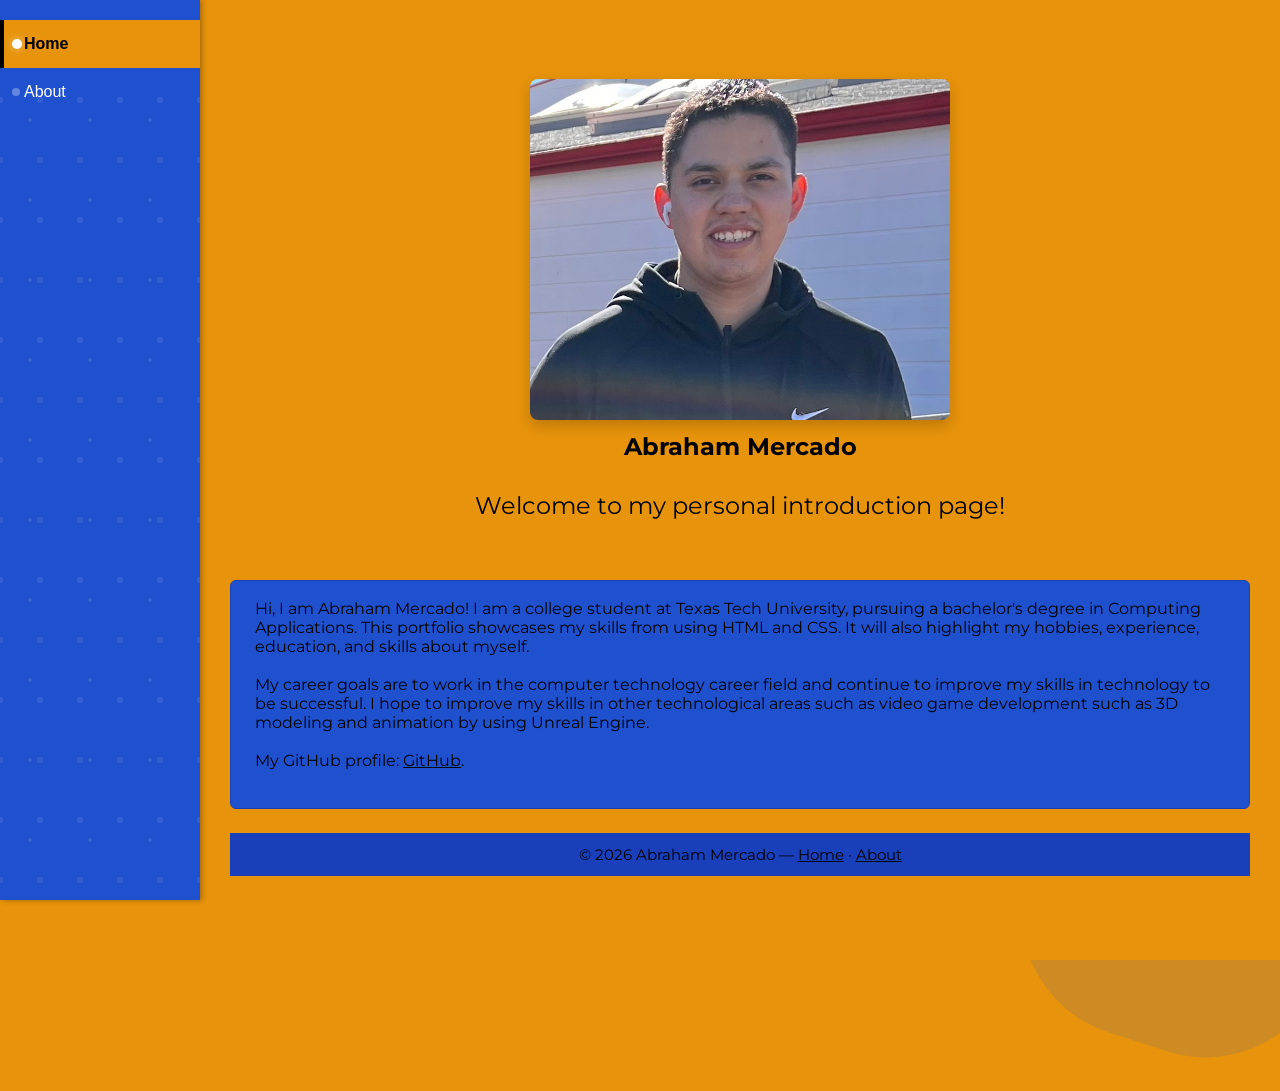
<file: index.html>
<!DOCTYPE html>
<html lang="en">
<head>
    <meta charset="UTF-8">
    <meta name="viewport" content="width=device-width, initial-scale=1.0">
    <title>Abraham Mercado- Personal Introduction</title>
    <link rel="stylesheet" href="style.css">
</head>
<body class="home-page">
    <nav class="vertical-nav">
        <ul>
            <li><a href="index.html" class="active">Home</a></li>
            <li><a href="about.html">About</a></li>
        </ul>
    </nav>
    <section class="intro-row centered">
        <div class="intro-image">
            <img src="IMG_1663.jpeg" alt="Abraham Mercado">
            <h1>Abraham Mercado</h1>
        </div>
        <div class="intro-text centered">
            <p>Welcome to my personal introduction page!</p>
        </div>
    </section>

    <section class="about-section">
        <p>Hi, I am Abraham Mercado! I am a college student at Texas Tech University, pursuing a bachelor's degree in Computing Applications. This portfolio showcases my skills from using HTML and CSS. It will also highlight my hobbies, experience, education, and skills about myself.</p>

        <p>My career goals are to work in the computer technology career field and continue to improve my skills in technology to be successful. I hope to improve my skills in other technological areas such as video game development such as 3D modeling and animation by using Unreal Engine.</p>

        <p>My GitHub profile: <a href="https://github.com/abrahamm8710" target="_blank" rel="noopener noreferrer">GitHub</a>.</p>
    </section>

    <footer class="site-footer">
        <div class="footer-content">
            <p>© 2026 Abraham Mercado — <a href="index.html">Home</a> · <a href="about.html">About</a></p>
        </div>
    </footer>
</body>
</html>
</file>
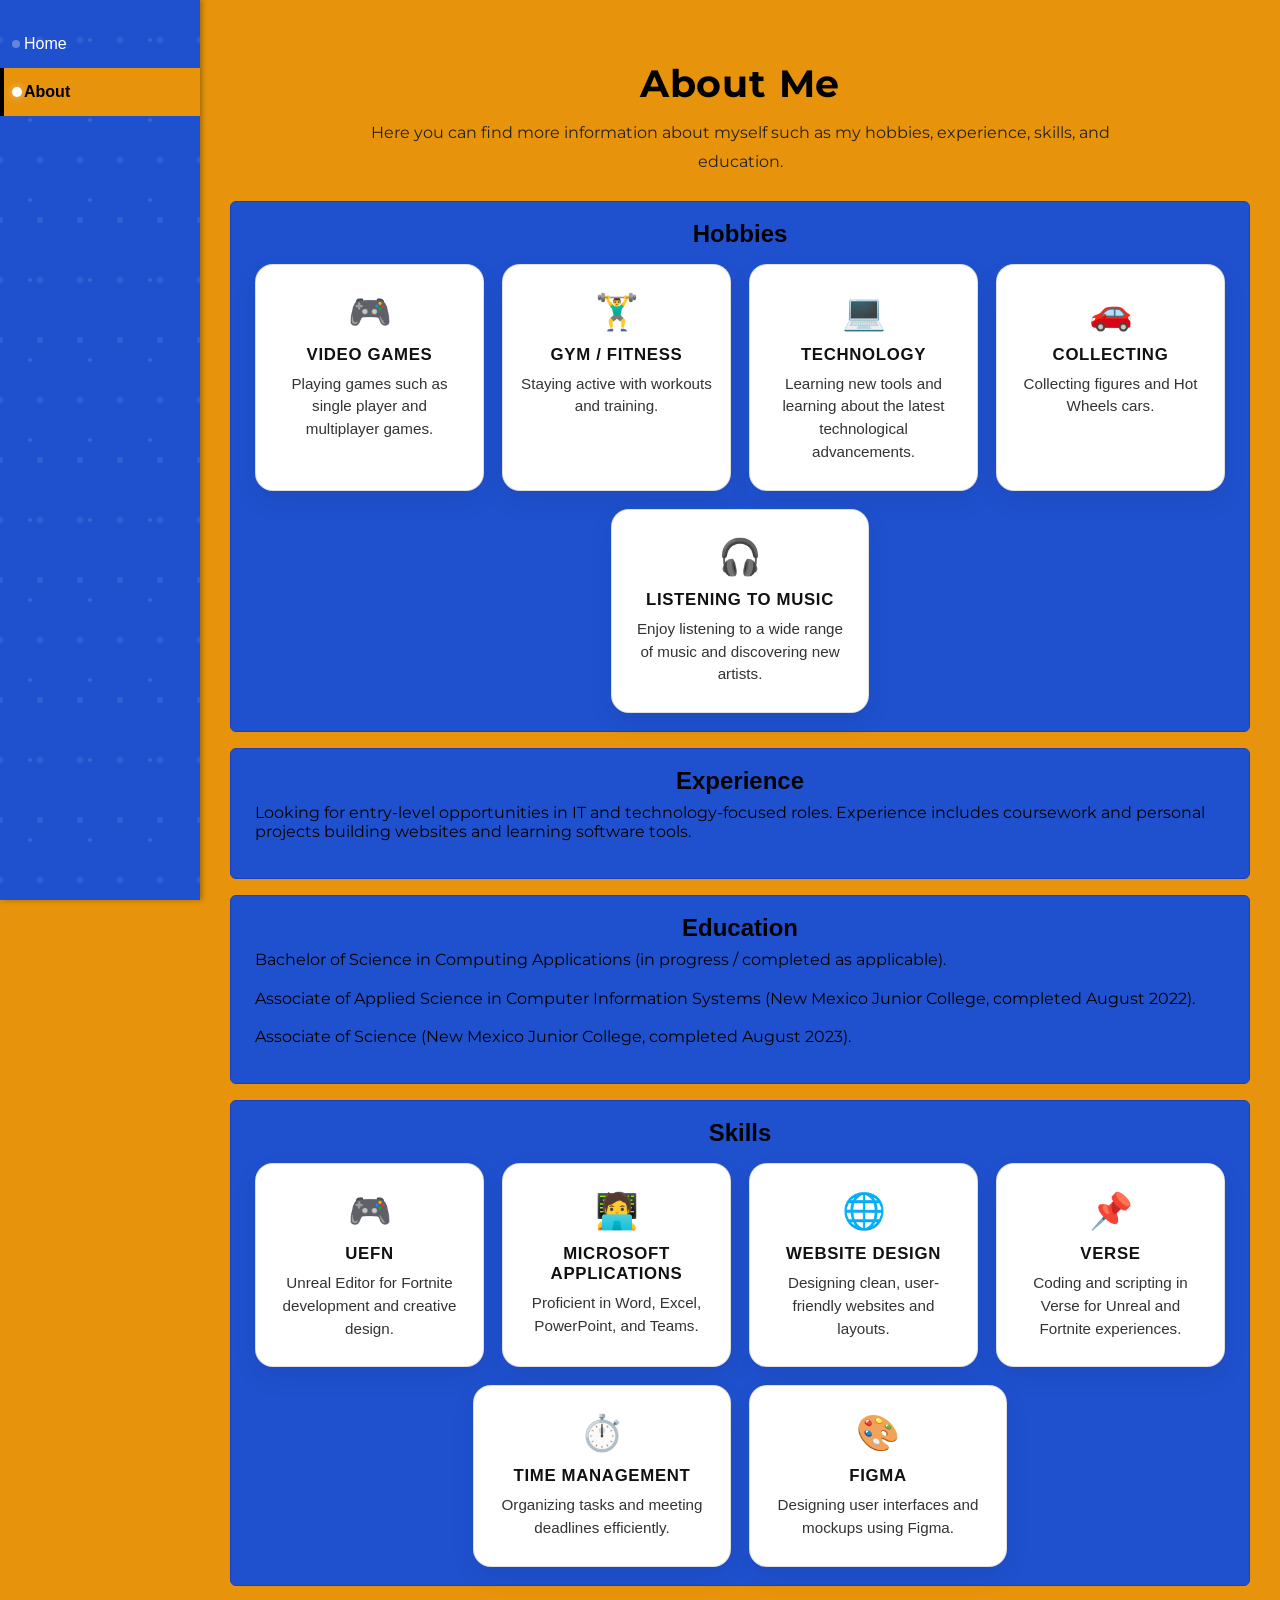
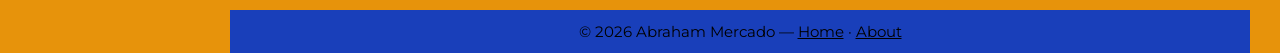
<file: about.html>
<!DOCTYPE html>
<html lang="en">
<head>
    <meta charset="UTF-8">
    <meta name="viewport" content="width=device-width, initial-scale=1.0">
    <title>About - Abraham Mercado</title>
    <link rel="stylesheet" href="style.css">
</head>
<body>
    <nav class="vertical-nav">
        <ul>
            <li><a href="index.html">Home</a></li>
            <li><a href="about.html" class="active">About</a></li>
        </ul>
    </nav>
    <section class="about-header">
        <h1>About Me</h1>
        <p>Here you can find more information about myself such as my hobbies, experience, skills, and education.</p>
    </section>
    <section class="about-section" id="hobbies">
        <h2>Hobbies</h2>
        <div class="hobby-cards">
            <div class="hobby-card">
                <div class="hobby-icon">🎮</div>
                <div class="hobby-title">Video Games</div>
                <div class="hobby-text">Playing games such as single player and multiplayer games.</div>
            </div>
            <div class="hobby-card">
                <div class="hobby-icon">🏋️‍♂️</div>
                <div class="hobby-title">Gym / Fitness</div>
                <div class="hobby-text">Staying active with workouts and training.</div>
            </div>
            <div class="hobby-card">
                <div class="hobby-icon">💻</div>
                <div class="hobby-title">Technology</div>
                <div class="hobby-text">Learning new tools and learning about the latest technological advancements.</div>
            </div>
            <div class="hobby-card">
                <div class="hobby-icon">🚗</div>
                <div class="hobby-title">Collecting</div>
                <div class="hobby-text">Collecting figures and Hot Wheels cars.</div>
            </div>
            <div class="hobby-card">
                <div class="hobby-icon">🎧</div>
                <div class="hobby-title">Listening to Music</div>
                <div class="hobby-text">Enjoy listening to a wide range of music and discovering new artists.</div>
            </div>
            
        </div>
    </section>

    <section class="about-section" id="experience">
        <h2>Experience</h2>
        <p>Looking for entry-level opportunities in IT and technology-focused roles. Experience includes coursework and personal projects building websites and learning software tools.</p>
    </section>

    <section class="about-section" id="education">
        <h2>Education</h2>
        <p>Bachelor of Science in Computing Applications (in progress / completed as applicable).</p>
        <p>Associate of Applied Science in Computer Information Systems (New Mexico Junior College, completed August 2022).</p>
        <p>Associate of Science (New Mexico Junior College, completed August 2023).</p>
    </section>
    <section class="about-section" id="skills">
        <h2>Skills</h2>
        <div class="hobby-cards">
            <div class="hobby-card">
                <div class="hobby-icon">🎮</div>
                <div class="hobby-title">UEFN</div>
                <div class="hobby-text">Unreal Editor for Fortnite development and creative design.</div>
            </div>
            <div class="hobby-card">
                <div class="hobby-icon">🧑‍💻</div>
                <div class="hobby-title">Microsoft Applications</div>
                <div class="hobby-text">Proficient in Word, Excel, PowerPoint, and Teams.</div>
            </div>
            <div class="hobby-card">
                <div class="hobby-icon">🌐</div>
                <div class="hobby-title">Website Design</div>
                <div class="hobby-text">Designing clean, user-friendly websites and layouts.</div>
            </div>
            <div class="hobby-card">
                <div class="hobby-icon">📌</div>
                <div class="hobby-title">Verse</div>
                <div class="hobby-text">Coding and scripting in Verse for Unreal and Fortnite experiences.</div>
            </div>
            <div class="hobby-card">
                <div class="hobby-icon">⏱️</div>
                <div class="hobby-title">Time Management</div>
                <div class="hobby-text">Organizing tasks and meeting deadlines efficiently.</div>
            </div>
            <div class="hobby-card">
                <div class="hobby-icon">🎨</div>
                <div class="hobby-title">Figma</div>
                <div class="hobby-text">Designing user interfaces and mockups using Figma.</div>
            </div>
        </div>
    </section>
    <footer class="site-footer">
        <div class="footer-content">
            <p>© 2026 Abraham Mercado — <a href="index.html">Home</a> · <a href="about.html">About</a></p>
        </div>
    </footer>
</body>
</html>
</file>
<file: style.css>
@import url('https://fonts.googleapis.com/css2?family=Montserrat:wght@400;700&display=swap');

:root {
	--bg: #e7930b;
	--heading: #e7930b;
	--text: #000000;
}

html, body {
	height: 100%;
	margin: 0;
.intro-row.centered {
	flex-direction: column;
	align-items: center;
	justify-content: center;
	text-align: center;
	gap: 12px;
	margin: 20px auto 30px auto;
}
	padding: 0;
	background-color: var(--bg);
	color: var(--text);
	font-family: Arial, Helvetica, sans-serif;
	justify-content: center;
}

/* Vertical Navigation Bar Styles */
.vertical-nav {
	background-color: #1f51cf;
	background-image: 
		radial-gradient(circle, rgba(255, 255, 255, 0.1) 2px, transparent 2px),
		radial-gradient(circle, rgba(255, 255, 255, 0.08) 3px, transparent 3px);
	background-size: 60px 80px, 40px 60px;
	background-position: 0 0, 20px 10px;
	width: 200px;
	height: 100vh;
	padding: 0;
.intro-text.centered {
	flex: none;
	max-width: 820px;
	text-align: center;
	font-size: 1.15rem;
}
	margin: 0;
	position: fixed;
	top: 0;
	left: 0;
	box-shadow: 2px 0 5px rgba(0, 0, 0, 0.3);
}

.vertical-nav ul {
	list-style-type: none;
	padding: 20px 0;
	margin: 0;
}

.vertical-nav li {
	margin: 0;
}

.vertical-nav a {
	display: block;
	padding: 15px 20px;
	color: #ffffff;
	text-decoration: none;
	transition: background-color 0.3s ease;
	border-left: 4px solid transparent;
	position: relative;
}

.vertical-nav a::before {
	content: '';
	position: absolute;
	left: 8px;
	top: 50%;
	transform: translateY(-50%);
	width: 8px;
	height: 8px;
	border-radius: 50%;
	background-color: rgba(255, 255, 255, 0.3);
	transition: all 0.3s ease;
}

.vertical-nav a:hover::before {
	width: 12px;
	height: 12px;
	background-color: rgba(255, 255, 255, 0.6);
}

.vertical-nav a.active::before {
	width: 10px;
	height: 10px;
	background-color: rgba(255, 255, 255, 1);
	box-shadow: 0 0 8px rgba(255, 255, 255, 0.5);
}

.vertical-nav a:hover {
	background-color: #555;
}

.vertical-nav a.active {
	background-color: var(--heading);
	color: #000000;
	border-left: 4px solid #000000;
	font-weight: bold;
}

body {
	margin-left: 200px;
	padding: 30px;
}

.home-page {
	position: relative;
	overflow: hidden;
}

.home-page::before,
.home-page::after {
	content: '';
	position: absolute;
	z-index: -1;
	pointer-events: none;
}

.home-page::before {
	width: 280px;
	height: 280px;
	background: rgba(31, 81, 207, 0.20);
	border-radius: 50%;
	top: -80px;
	left: -60px;
}

.home-page::after {
	width: 320px;
	height: 340px;
	background: rgba(31, 81, 207, 0.12);
	border-radius: 40%;
	bottom: -90px;
	right: -70px;
	transform: rotate(18deg);
}

h1, p {
	font-family: 'Montserrat', Arial, Helvetica, sans-serif;
	color: #000000;
}

h1 {
	margin: 0 0 1rem;
}

p {
	margin: 0 0 1.2rem;
}

h2, h3, h4, h5, h6 {
	color: var(--heading);
}

a {
	color: inherit;
	text-decoration: underline;
}

.vertical-nav a {
	text-decoration: none;
}

/* Intro row: left text, right image */
.intro-row {
	display: flex;
	align-items: center;
	justify-content: space-between;
	gap: 24px;
	max-width: 1000px;
	margin: 20px 0 30px 0;
	padding: 10px 0;
}

.intro-text {
	flex: 1 1 58%;
	font-size: 1.5rem;
	line-height: 1.2;
	color: #000000;
	text-align: left;
}

.intro-text strong {
	display: inline-block;
	font-weight: 700;
}

.intro-image {
	flex: 0 0 420px;
	display: flex;
	flex-direction: column;
	align-items: center;
	justify-content: center;
}

.intro-image h1 {
	margin: 12px 0 0 0;
	text-align: center;
}

.intro-image img {
	width: 100%;
	max-width: 420px;
	height: auto;
	display: block;
	border-radius: 8px;
	box-shadow: 0 6px 14px rgba(0,0,0,0.18);
	object-fit: cover;
}

@media (max-width: 760px) {
	.intro-row {
		flex-direction: column-reverse;
		align-items: flex-start;
		gap: 12px;
	}

	.intro-image {
		width: 100%;
		flex: 0 0 auto;
		justify-content: center;
	}

	.intro-text {
		font-size: 1.2rem;
	}
}

/* Small content box styling (kept for other content) */
div.content-box {
	width: 300px;
	height: 150px;
	background-color: #ffffff;
	border: 1px solid black;
	padding: 20px;
	margin: 20px auto;
}

/* About page sections */
.about-header {
	max-width: 820px;
	margin: 30px auto 24px auto;
	text-align: center;
	padding: 0 20px;
}

.about-header h1 {
	margin: 0 0 12px 0;
	font-size: 2.4rem;
	letter-spacing: 0.02em;
}

.about-header p {
	margin: 0;
	font-size: 1rem;
	line-height: 1.8;
	color: #222;
}

.about-section {
	background: #1f51cf;
	padding: 18px 24px;
	margin: 16px 0;
	border-radius: 6px;
	max-width: 100%;
	width: 100%;
	box-sizing: border-box;
	border: 1px solid #193fba;
}

.about-section h2 {
	margin: 0 0 8px 0;
	color: #000000;
	text-align: center;
}

.about-section p {
	color: #000000;
}

.about-section ul {
	margin: 0 0 0 20px;
}

.hobby-cards {
	display: flex;
	flex-wrap: wrap;
	justify-content: center;
	gap: 18px;
	margin: 16px 0 0 0;
}

.hobby-card {
	flex: 1 1 180px;
	max-width: 220px;
	background: #fff;
	border: 1px solid rgba(0, 0, 0, 0.12);
	border-radius: 18px;
	box-shadow: 0 10px 24px rgba(0, 0, 0, 0.08);
	padding: 26px 18px;
	text-align: center;
	color: #111;
	transition: transform 0.25s ease, box-shadow 0.25s ease, border-color 0.25s ease, background-color 0.25s ease;
}

.hobby-icon {
	font-size: 2.2rem;
	margin-bottom: 12px;
}

.hobby-title {
	font-size: 1.05rem;
	font-weight: 700;
	margin-bottom: 8px;
	text-transform: uppercase;
	letter-spacing: 0.04em;
}

.hobby-text {
	font-size: 0.95rem;
	font-weight: 400;
	line-height: 1.5;
	color: #333;
}

.hobby-card:hover {
	transform: translateY(-6px);
	box-shadow: 0 18px 38px rgba(0, 0, 0, 0.18);
	border-color: rgba(231, 147, 11, 0.7);
	background-color: #fffdfa;
}

@media (max-width: 720px) {
	.hobby-card {
		flex: 1 1 100%;
		max-width: 100%;
	}
}

/* Footer styles */
.site-footer {
	background: #193fba;
	color: #ffffff;
	padding: 12px 20px;
	text-align: center;
	margin-top: 24px;
}
.site-footer .footer-content p {
	margin: 0;
	font-size: 0.95rem;
}
.site-footer a {
	color: #000000;
	text-decoration: underline;
}
.site-footer a:hover {
	text-decoration: none;
	opacity: 0.9;
}
/* Mobile Responsive Design */
@media (max-width: 1024px) {
	.vertical-nav {
		width: 150px;
	}
	body {
		margin-left: 150px;
		padding: 20px;
	}
	.intro-image {
		flex: 0 0 300px;
	}
	.intro-image img {
		max-width: 300px;
	}
}

@media (max-width: 768px) {
	.vertical-nav {
		width: 100%;
		height: auto;
		position: static;
		border-bottom: 2px solid #193fba;
	}
	body {
		margin-left: 0;
		padding: 15px;
	}
	.vertical-nav ul {
		display: flex;
		flex-direction: row;
		padding: 0;
		gap: 0;
	}
	.vertical-nav li {
		flex: 1;
	}
	.vertical-nav a {
		padding: 12px 10px;
		text-align: center;
		border-left: none;
		border-bottom: 4px solid transparent;
	}
	.vertical-nav a:hover {
		background-color: rgba(255, 255, 255, 0.1);
		border-bottom: 4px solid #1f51cf;
	}
	.vertical-nav a.active {
		border-left: none;
		border-bottom: 4px solid var(--heading);
		background-color: rgba(255, 255, 255, 0.15);
	}
	.intro-row {
		flex-direction: column-reverse;
		gap: 12px;
		margin: 15px 0 20px 0;
	}
	.intro-image {
		flex: 0 0 auto;
		justify-content: center;
		width: 100%;
	}
	.intro-image img {
		max-width: 250px;
		width: 100%;
	}
	.intro-text {
		font-size: 1.1rem;
		flex: 1;
	}
	.about-section {
		max-width: 100%;
		width: calc(100% - 20px);
		padding: 15px 15px;
	}
	.hobby-cards {
		gap: 12px;
	}
	.hobby-card {
		flex: 1 1 150px;
		max-width: 100%;
	}
}

@media (max-width: 480px) {
	body {
		padding: 12px;
	}
	h1 {
		font-size: 1.5rem;
	}
	h2 {
		font-size: 1.3rem;
	}
	p {
		font-size: 0.95rem;
	}
	.vertical-nav a {
		padding: 10px 8px;
		font-size: 0.9rem;
	}
	.intro-text {
		font-size: 1rem;
	}
	.intro-image img {
		max-width: 180px;
	}
	.about-section {
		width: calc(100% - 16px);
		padding: 12px 12px;
	}
	.about-header h1 {
		font-size: 1.8rem;
	}
	.hobby-card {
		flex: 1 1 100%;
		max-width: 100%;
	}
	.hobby-icon {
		font-size: 1.8rem;
	}
	.hobby-title {
		font-size: 0.95rem;
	}
	.hobby-text {
		font-size: 0.85rem;
	}
	.site-footer .footer-content p {
		font-size: 0.85rem;
	}
}
</file>
